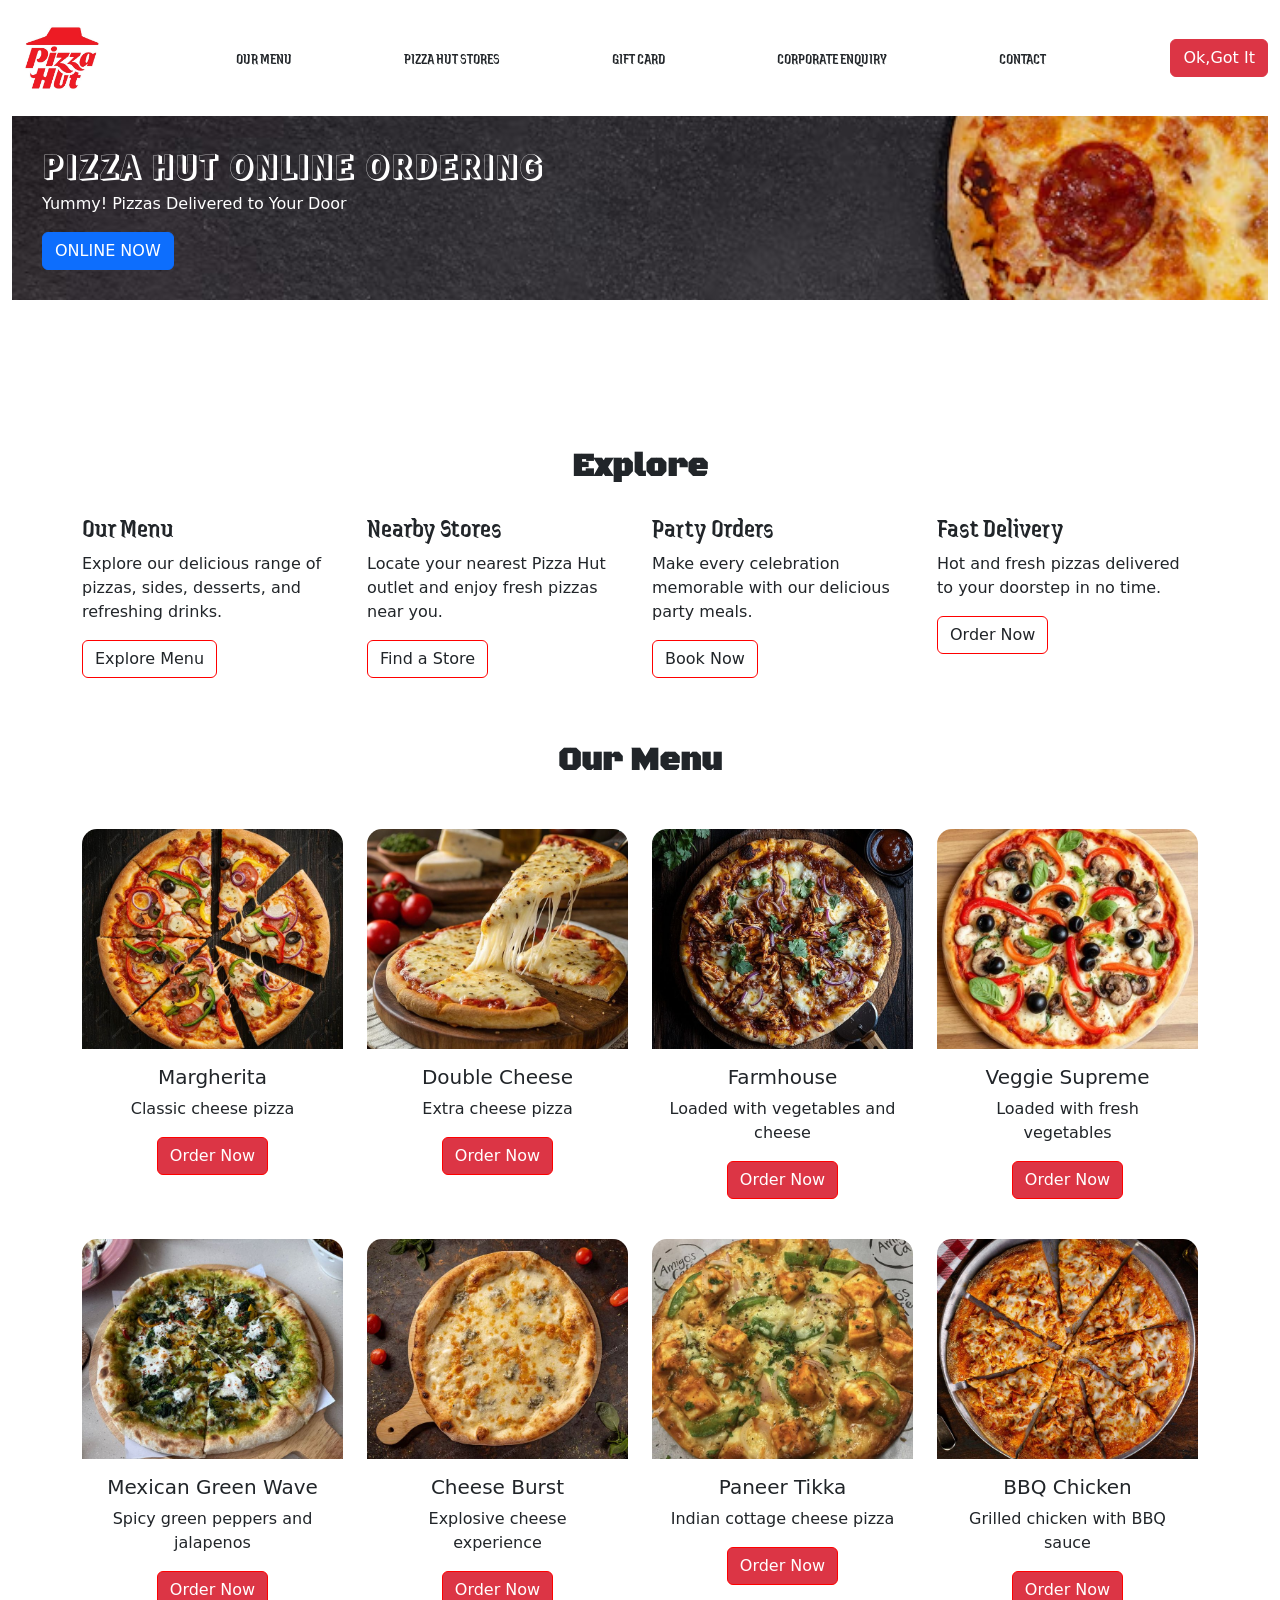
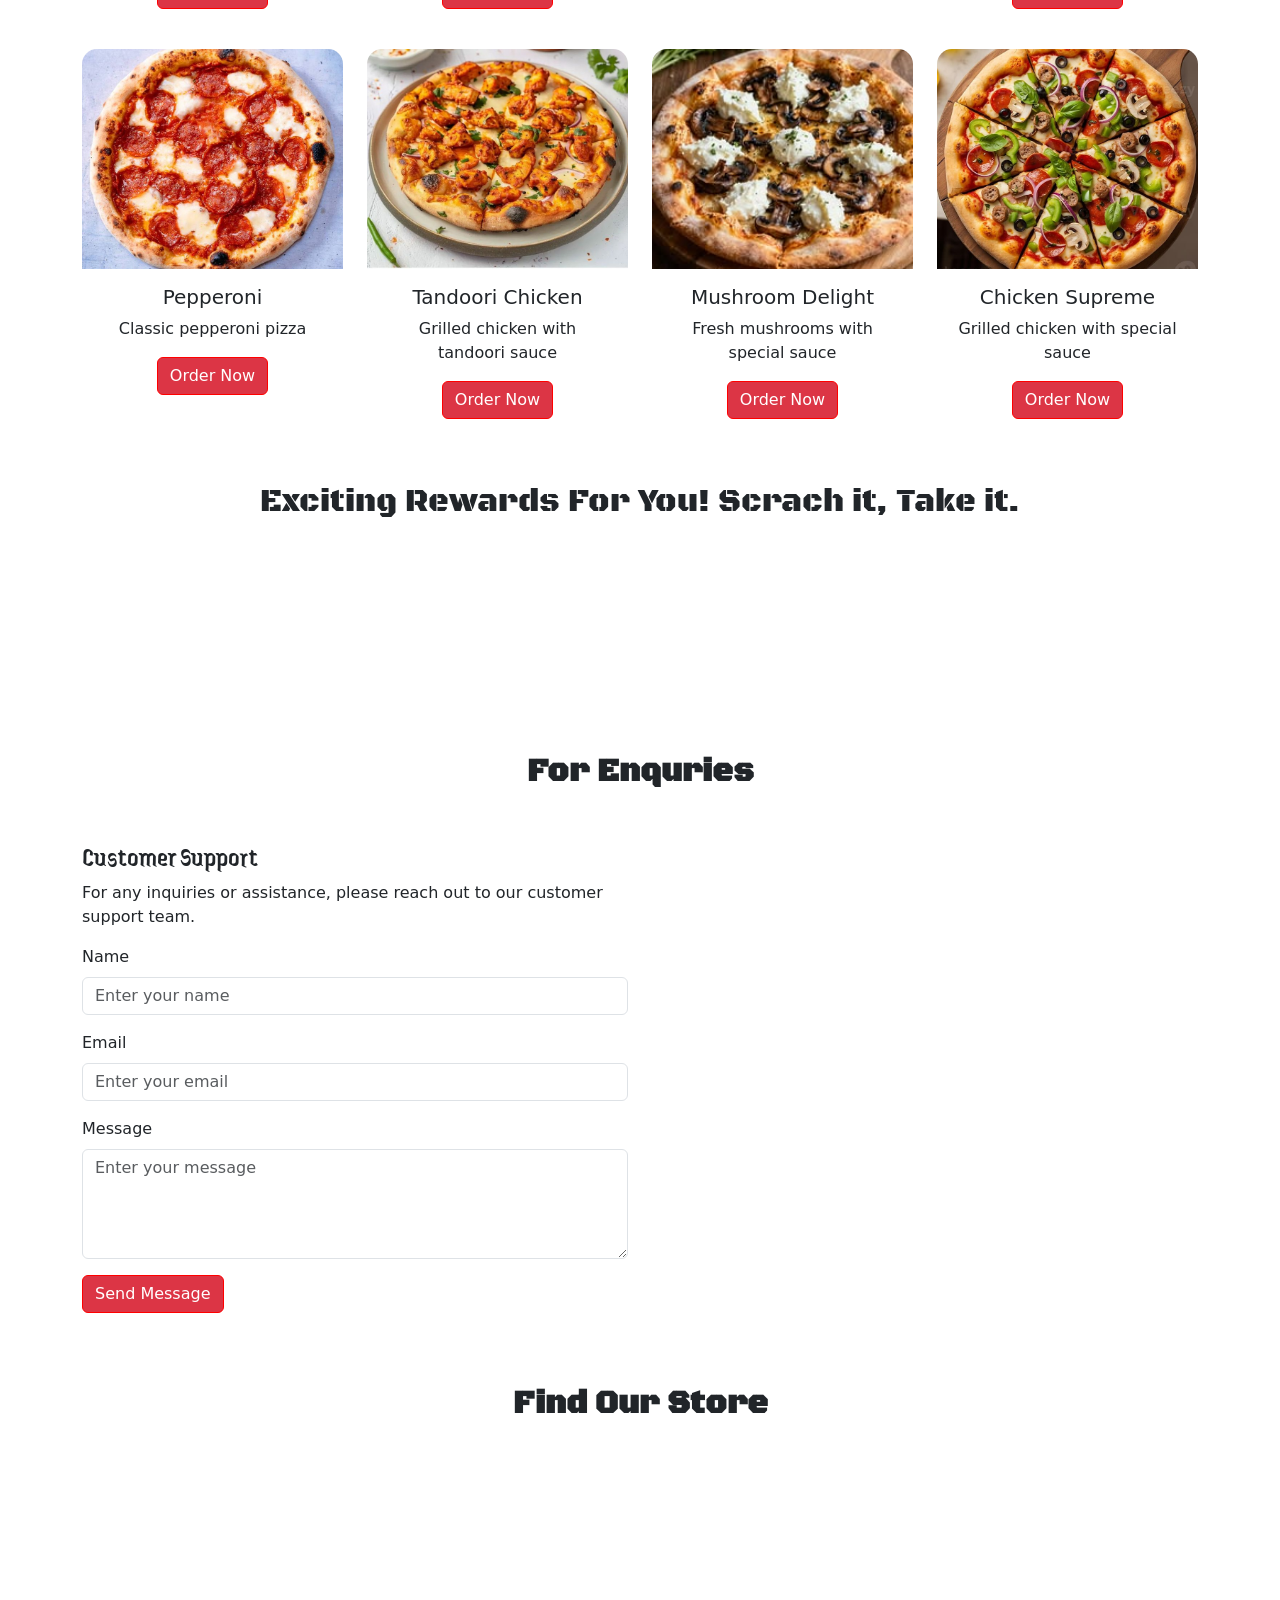
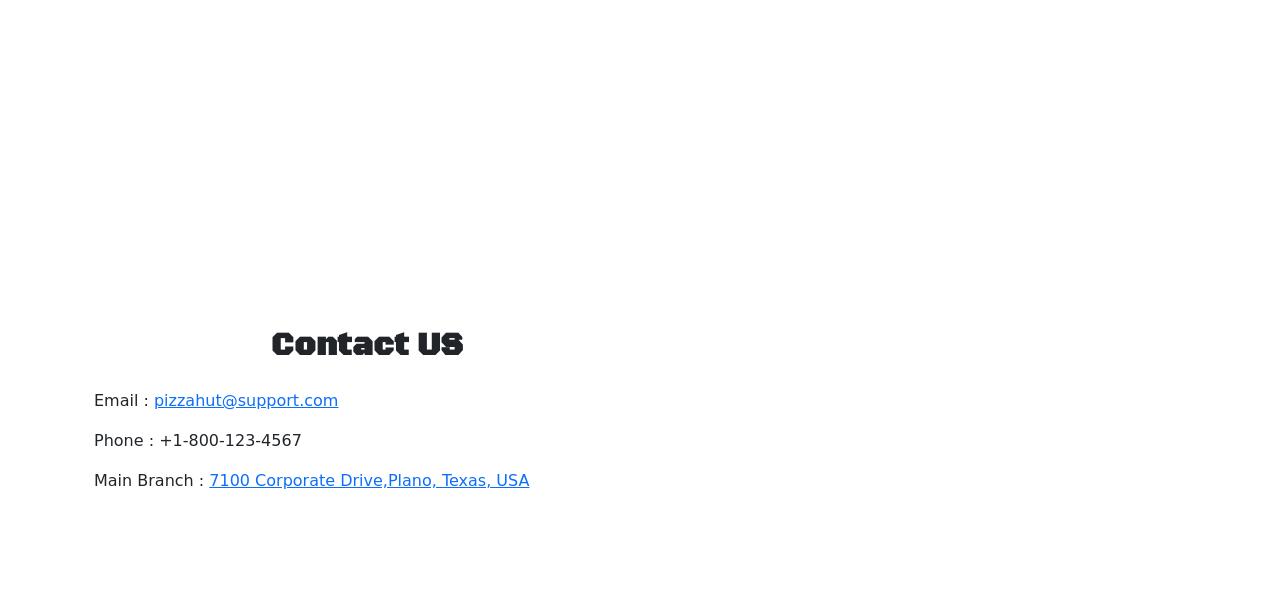
<file: index.html>
<!DOCTYPE html>
<html lang="en">
<head>
    <meta charset="UTF-8">
    <meta name="viewport" content="width=device-width, initial-scale=1.0">
    <title>Pizza Hut</title>
    <link href="https://cdn.jsdelivr.net/npm/bootstrap@5.3.8/dist/css/bootstrap.min.css" rel="stylesheet" integrity="sha384-sRIl4kxILFvY47J16cr9ZwB07vP4J8+LH7qKQnuqkuIAvNWLzeN8tE5YBujZqJLB" crossorigin="anonymous">
    <link rel="preconnect" href="https://fonts.googleapis.com">
    <link rel="preconnect" href="https://fonts.gstatic.com" crossorigin>
    <link href="https://fonts.googleapis.com/css2?family=Asimovian&family=Jaini&family=Bebas+Neue&family=Black+Ops+One&family=Montenegrin+Gothic+One&family=Pacifico&family=Rampart+One&family=Share+Tech&display=swap" rel="stylesheet">
    <link rel="stylesheet" href="menu.css">
</head>

<body>  
    <div class="container-fluid">
        
        <div class="navbar">
            <div class="icon">
                <img src="Assets/logo2.jpg" width="100px" alt="pizza hut logo">
            </div>
            <div class="row">
                <a href="#menu" class="nav-link">
                OUR MENU
                </a> 
            </div>
            <div class="row">
                <a href="#store" class="nav-link">
                PIZZA HUT STORES
                </a>
            </div>
            <div class="row">
                <a href="#gift" class="nav-link">
                GIFT CARD
                </a>
            </div>
            <div class="row">
                <a href="#form" class="nav-link">
                CORPORATE ENQUIRY
                </a>
            </div>
            <div class="row">
                <a href="#contact" class="nav-link">
                CONTACT
            </a>
            </div>
            <div class="btn btn-danger">
                Ok,Got It
            </div>
        </div>

        <div class="hero" > 
            <div class="row">
                <h2>PIZZA HUT ONLINE ORDERING</h2>
                <p>Yummy! Pizzas Delivered to Your Door</p>   
            </div>
            <a href="#menu">
            <div class="btn btn-primary">
                ONLINE NOW
            </div>
            </a>
        </div>

        <div class="image">
            <img src="Assets/bikee.png" class="bike" width="100px">
        </div>
        
        <div class="container py-5">
            <h2 class="fw-bold mb-4 text-center">Explore</h2>

        <div class="row g-4">
            <div class="col-lg-3 col-md-6">
                <h3>Our Menu</h3>
                <p>Explore our delicious range of pizzas, sides, desserts, and refreshing drinks.</p>
                <a href="menu.html">
                <div class="btn btn">
                    Explore Menu 
                </div>
                </a>
        </div>

        <div class="col-lg-3 col-md-6">
            <h3>Nearby Stores</h3>
            <p>Locate your nearest Pizza Hut outlet and enjoy fresh pizzas near you.</p>
            <div class="btn btn" onclick="findNearbyLocation()">
                Find a Store
            </div>
            <p id="locationStatus"></p>
        </div>

        <div class="col-lg-3 col-md-6">
            <h3>Party Orders</h3>
            <p>Make every celebration memorable with our delicious party meals.</p>
            <a href="party.html">
                <div class="btn btn">
                    Book Now
                </div>
            </a>
        </div>

        <div class="col-lg-3 col-md-6">
            <h3>Fast Delivery</h3>
            <p>Hot and fresh pizzas delivered to your doorstep in no time.</p>
            <div class="btn btn" onclick="placeOrder()">
                Order Now
            </div>
        </div>

    <section class="container py-5" id="menu">

            <h2 class="text-center fw-bold mb-5">Our Menu</h2>

        <div class="row g-4">
            <div class="col-lg-3 col-md-6 col-sm-12">
                <div class="card menu-card">
                    <img src="Assets/margherita.jpg" class="card-img-top" alt="margherita pizza">
                <div class="card-body text-center">
                    <h5>Margherita</h5>
                    <p>Classic cheese pizza</p>
                    <button class="btn btn-danger" onclick="placeOrder()">Order Now</button>
                </div>
            </div>
        </div>

        <div class="col-lg-3 col-md-6 col-sm-12">
            <div class="card menu-card">
                <img src="Assets/double cheese.jpg" class="card-img-top" alt="double cheese pizza">
                <div class="card-body text-center">
                    <h5>Double Cheese</h5>
                    <p>Extra cheese pizza</p>
                    <button class="btn btn-danger">Order Now</button>
                </div>
            </div>
        </div>

        <div class="col-lg-3 col-md-6 col-sm-12">
            <div class="card menu-card">
                <img src="Assets/farmhouse.jpg" class="card-img-top" alt="farmhouse pizza">
                <div class="card-body text-center">
                    <h5>Farmhouse</h5>
                    <p>Loaded with vegetables and cheese</p>
                    <button class="btn btn-danger">Order Now</button>
                </div>
            </div>
        </div>

        <div class="col-lg-3 col-md-6 col-sm-12">
            <div class="card menu-card">
                <img src="Assets/veggie supreme.jpg" class="card-img-top" alt="veggies supreme pizza">
                <div class="card-body text-center">
                    <h5>Veggie Supreme</h5>
                    <p>Loaded with fresh vegetables</p>
                    <button class="btn btn-danger">Order Now</button>
                </div>
            </div>
        </div>

        <div class="col-lg-3 col-md-6 col-sm-12">
            <div class="card menu-card">
                <img src="Assets/mexican green wave.jpg" class="card-img-top" alt="mexican green wave pizza">
                <div class="card-body text-center">
                    <h5>Mexican Green Wave</h5>
                    <p>Spicy green peppers and jalapenos</p>
                    <button class="btn btn-danger">Order Now</button>
                </div>
            </div>
        </div>

        <div class="col-lg-3 col-md-6 col-sm-12">
            <div class="card menu-card">
                <img src="Assets/cheese burst.jpg" class="card-img-top" alt="cheese burst pizza">
                <div class="card-body text-center">
                    <h5>Cheese Burst</h5>
                    <p>Explosive cheese experience</p>
                    <button class="btn btn-danger">Order Now</button>
                </div>
            </div>
        </div>

        <div class="col-lg-3 col-md-6 col-sm-12">
            <div class="card menu-card">
                <img src="Assets/paneer tikka.jpg" class="card-img-top" alt="paneer tikka pizza">
                <div class="card-body text-center">
                    <h5>Paneer Tikka</h5>
                    <p>Indian cottage cheese pizza</p>
                    <button class="btn btn-danger">Order Now</button>
                </div>
            </div>
        </div>

        <div class="col-lg-3 col-md-6 col-sm-12">
            <div class="card menu-card">
                <img src="Assets/BBQ Chicken Pizza.jpg" class="card-img-top" alt="BBQ chicken pizza">
                <div class="card-body text-center">
                    <h5>BBQ Chicken</h5>
                    <p>Grilled chicken with BBQ sauce</p>
                    <button class="btn btn-danger">Order Now</button>
                </div>
            </div>
        </div>

        <div class="col-lg-3 col-md-6 col-sm-12">
            <div class="card menu-card">
                <img src="Assets/Pepperoni Pizza.jpg" class="card-img-top" alt="pepperoni pizza">
                <div class="card-body text-center">
                    <h5>Pepperoni</h5>
                    <p>Classic pepperoni pizza</p>
                    <button class="btn btn-danger">Order Now</button>
                </div>
            </div>
        </div>

        <div class="col-lg-3 col-md-6 col-sm-12">
            <div class="card menu-card">
                <img src="Assets/Tandoori Chicken Pizza.jpg" class="card-img-top" alt="tandoori chicken pizza">
                <div class="card-body text-center">
                    <h5>Tandoori Chicken</h5>
                    <p>Grilled chicken with tandoori sauce</p>
                    <button class="btn btn-danger">Order Now</button>
                </div>
            </div>
        </div>

        <div class="col-lg-3 col-md-6 col-sm-12">
            <div class="card menu-card">
                <img src="Assets/mushroom delight.jpg" class="card-img-top" alt="mushroom delight pizza">
                <div class="card-body text-center">
                    <h5>Mushroom Delight</h5>
                    <p>Fresh mushrooms with special sauce</p>
                    <button class="btn btn-danger">Order Now</button>
                </div>
            </div>
        </div>

        <div class="col-lg-3 col-md-6 col-sm-12">
            <div class="card menu-card">
                <img src="Assets/chicken supreme.jpg" class="card-img-top" alt="chicken supreme pizza">
                <div class="card-body text-center">
                    <h5>Chicken Supreme</h5>
                    <p>Grilled chicken with special sauce</p>
                    <button class="btn btn-danger">Order Now</button>
                </div>
            </div>
        </div>

        <div class="container py-5">
            <div id="gift">
                <h2 class="text-center">Exciting Rewards For You! Scrach it, Take it.</h2>
            <div class="pizza-game">
            </div>
    </section>

<main class="container py-5">
    <h2 class="text-center fw-bold mb-5">For Enquries</h2>
    <div class="row g-4" id="form">
        <div class="col-lg-6 col-md-12">
            <h3>Customer Support</h3>
            <p>For any inquiries or assistance, please reach out to our customer support team.</p>
        <form id="enquiryForm">
            <div class="mb-3">
                <label for="name" class="form-label">Name</label>
                <input type="text" class="form-control" id="name" placeholder="Enter your name">
            </div>
            <div class="mb-3">
                <label for="email" class="form-label">Email</label>
                <input type="email" class="form-control" id="email" placeholder="Enter your email">
            </div>
            <div class="mb-3">
                <label for="message" class="form-label">Message</label>
                <textarea class="form-control" id="message" rows="4" placeholder="Enter your message"></textarea>
            </div>
            <div class="btn btn-danger">
                Send Message
            </div>

            <div id="thankYouMsg" style="display:none;">
                <h3>Thank You!</h3>
                <p>Your message has been submitted successfully.</p>
            </div>
            
        </form>
    </div>

</main>

    <h2 class="text-center fw-bold mb-4" id="store">
        Find Our Store
    </h2>

    <div class="map-container">
        <iframe
            src="https://www.google.com/maps?q=Pizza+Hut&output=embed"
            width="100%"
            height="400"
            style="border:0;"
            allowfullscreen=""
            loading="lazy">
        </iframe>
    </div>
    </div>


<footer class="container py-5">
    <div class="col-lg-6 col-md-12" id="contact">
        <h2 class="text-center fw-bold mb-4">Contact US</h2>
            <p>Email : <a href="mailto:pizzahut@support.com">pizzahut@support.com</a></p>
            <p>Phone : +1-800-123-4567</p>
            <p>Main Branch : <a href="https://www.pizzahut.com/locations" target="_blank">7100 Corporate Drive,Plano, Texas, USA</a></p>
        
    </div> 
</footer>
        

</div>

<script src="Script.js"></script>
<script src="https://cdn.jsdelivr.net/npm/bootstrap@5.3.8/dist/js/bootstrap.bundle.min.js" integrity="sha384-FKyoEForCGlyvwx9Hj09JcYn3nv7wiPVlz7YYwJrWVcXK/BmnVDxM+D2scQbITxI" crossorigin="anonymous"></script>

</body>


</html>
</file>
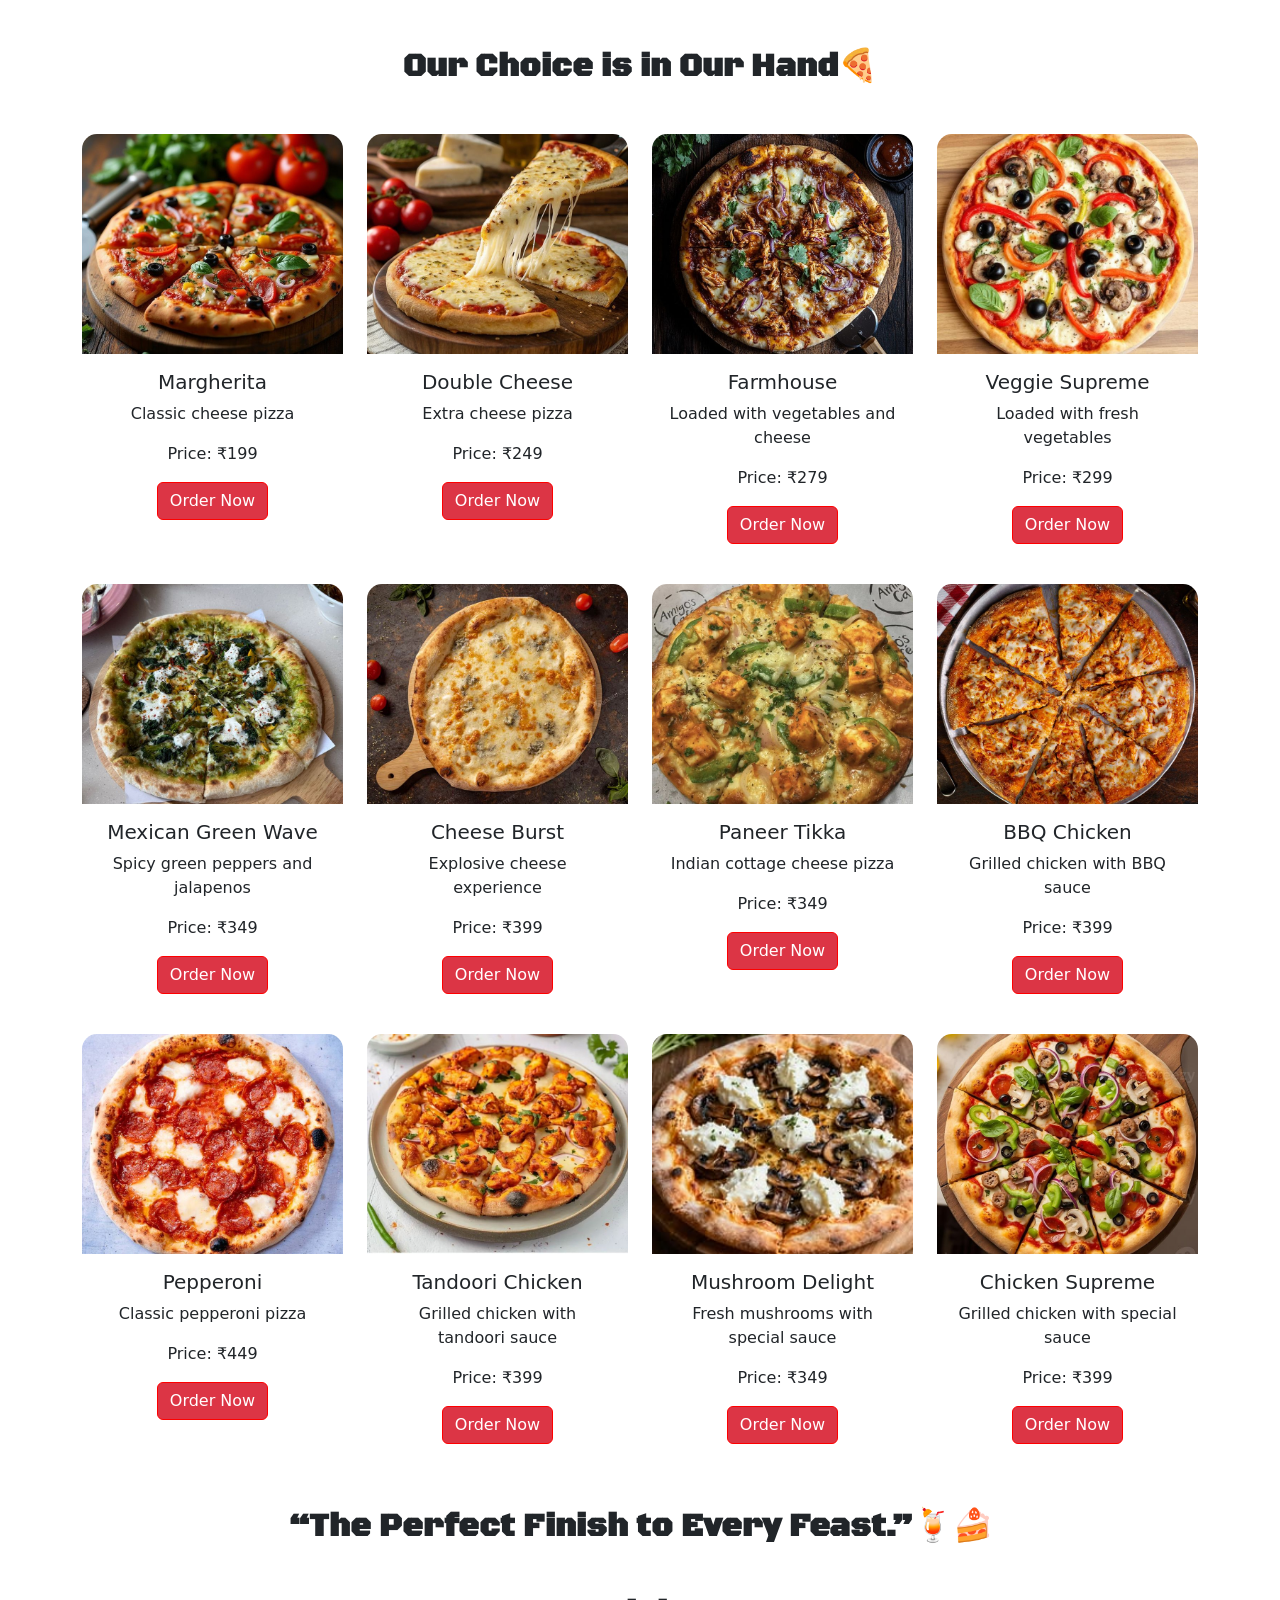
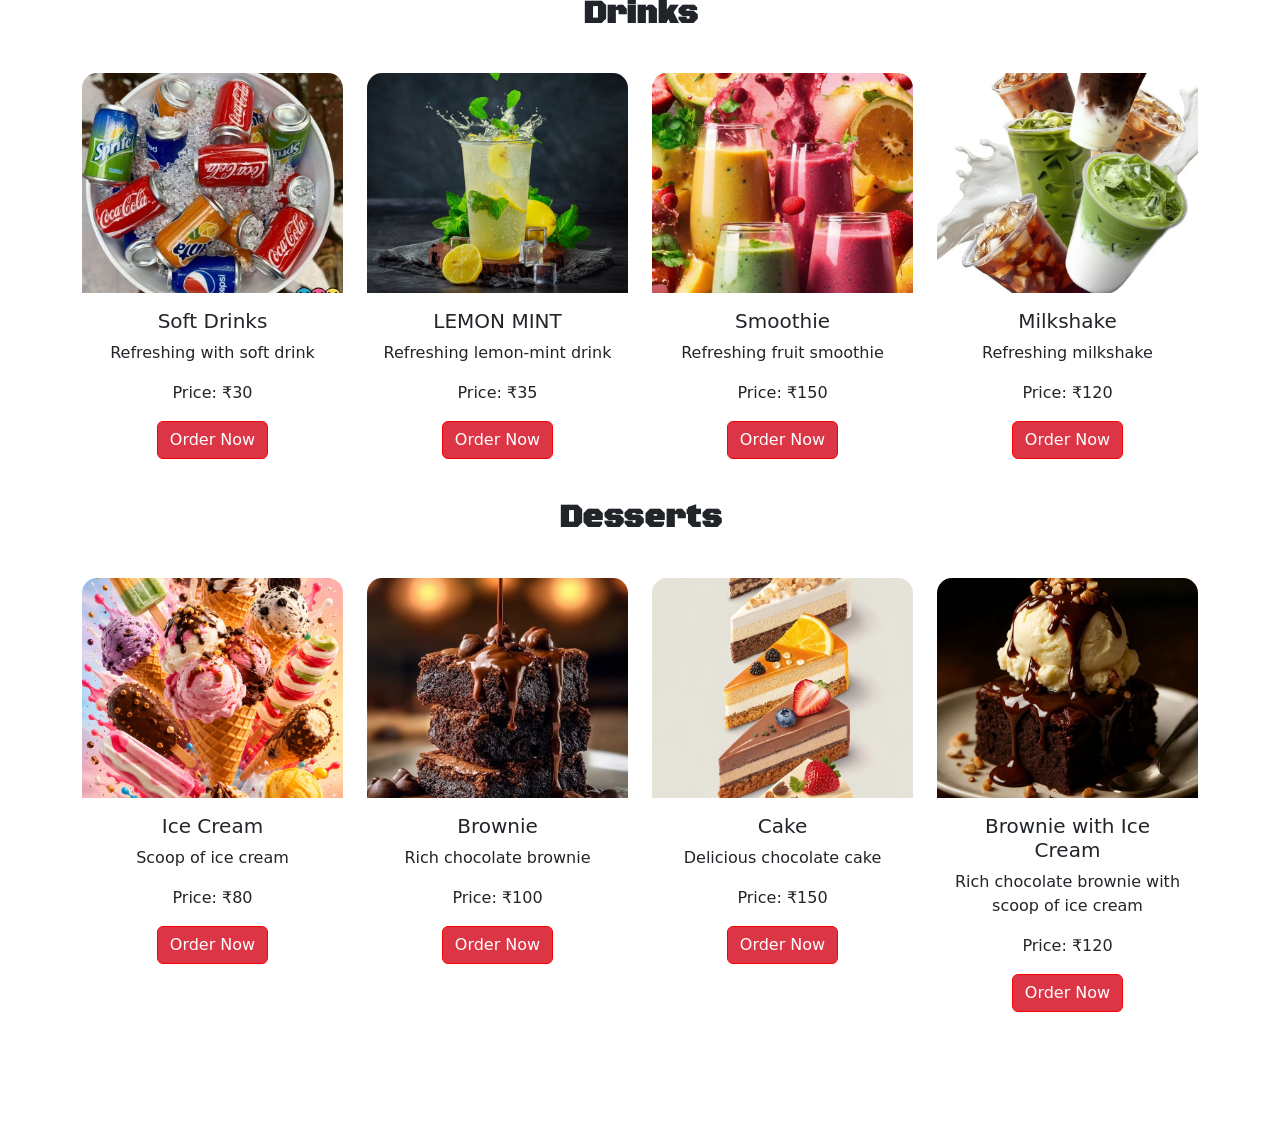
<file: menu.html>
<!DOCTYPE html>
<html lang="en">
<head>
    <meta charset="UTF-8">
    <meta name="viewport" content="width=device-width, initial-scale=1.0">
    <title>Budget Bucket</title>
     <link href="https://cdn.jsdelivr.net/npm/bootstrap@5.3.8/dist/css/bootstrap.min.css" rel="stylesheet" integrity="sha384-sRIl4kxILFvY47J16cr9ZwB07vP4J8+LH7qKQnuqkuIAvNWLzeN8tE5YBujZqJLB" crossorigin="anonymous">
    <link rel="preconnect" href="https://fonts.googleapis.com">
<link rel="preconnect" href="https://fonts.gstatic.com" crossorigin>
<link href="https://fonts.googleapis.com/css2?family=Asimovian&family=Jaini&family=Bebas+Neue&family=Black+Ops+One&family=Montenegrin+Gothic+One&family=Pacifico&family=Rampart+One&family=Share+Tech&display=swap" rel="stylesheet">
</head>
<body>

    <style>

    .image{
    position: relative;
    width: 100%;
    height: 100px;
    overflow: hidden;
}

    @keyframes slide{
    from{
        transform: translateX(0);
    }
    to{
        transform: translateX(2000px);
    }
}

.container h2{
    font-family:"Black Ops One", system-ui;
}

.container h3{
    font-family:jaini, sans-serif;
    padding-top: 0%;
}

.container .btn{
    border: 1px solid red;

}

.menu-card{
    border: none;
    transition: .3s;
    overflow: hidden;
    border-radius:15px;
}

.menu-card img{
    height:220px;
    object-fit:cover;
    transition:.3s;
}

.menu-card:hover{
    transform:translateY(-8px);
    box-shadow:0 10px 25px rgba(0,0,0,.2);
}

.menu-card:hover img{
    transform:scale(1.08);
}
    </style>

    <section class="container py-5" id="menu">

    <h2 class="text-center fw-bold mb-5">Our Choice is in Our Hand🍕</h2>

    <div class="row g-4">

        <div class="col-lg-3 col-md-6 col-sm-12">
            <div class="card menu-card">
                <img src="Assets/mar (1).jpg" class="card-img-top" alt="">
                <div class="card-body text-center">
                    <h5>Margherita</h5>
                    <p>Classic cheese pizza</p>
                    <p>Price: ₹199</p>
                    <button class="btn btn-danger">Order Now</button>
                </div>
            </div>
        </div>

        <div class="col-lg-3 col-md-6 col-sm-12">
            <div class="card menu-card">
                <img src="Assets/double cheese.jpg" class="card-img-top" alt="">
                <div class="card-body text-center">
                    <h5>Double Cheese</h5>
                    <p>Extra cheese pizza</p>
                    <p>Price: ₹249</p>
                    <button class="btn btn-danger">Order Now</button>
                </div>
            </div>
        </div>

        <div class="col-lg-3 col-md-6 col-sm-12">
            <div class="card menu-card">
                <img src="Assets/farmhouse.jpg" class="card-img-top" alt="">
                <div class="card-body text-center">
                    <h5>Farmhouse</h5>
                    <p>Loaded with vegetables and cheese</p>
                    <p>Price: ₹279</p>
                    <button class="btn btn-danger">Order Now</button>
                </div>
            </div>
        </div>

        <div class="col-lg-3 col-md-6 col-sm-12">
            <div class="card menu-card">
                <img src="Assets/veggie supreme.jpg" class="card-img-top" alt="">
                <div class="card-body text-center">
                    <h5>Veggie Supreme</h5>
                    <p>Loaded with fresh vegetables</p>
                    <p>Price: ₹299</p>
                    <button class="btn btn-danger">Order Now</button>
                </div>
            </div>
        </div>

        <div class="col-lg-3 col-md-6 col-sm-12">
            <div class="card menu-card">
                <img src="Assets/mexican green wave.jpg" class="card-img-top" alt="">
                <div class="card-body text-center">
                    <h5>Mexican Green Wave</h5>
                    <p>Spicy green peppers and jalapenos</p>
                    <p>Price: ₹349</p>
                    <button class="btn btn-danger">Order Now</button>
                </div>
            </div>
        </div>

        <div class="col-lg-3 col-md-6 col-sm-12">
            <div class="card menu-card">
                <img src="Assets/cheese burst.jpg" class="card-img-top" alt="">
                <div class="card-body text-center">
                    <h5>Cheese Burst</h5>
                    <p>Explosive cheese experience</p>
                    <p>Price: ₹399</p>
                    <button class="btn btn-danger">Order Now</button>
                </div>
            </div>
        </div>

        <div class="col-lg-3 col-md-6 col-sm-12">
            <div class="card menu-card">
                <img src="Assets/paneer tikka.jpg" class="card-img-top" alt="">
                <div class="card-body text-center">
                    <h5>Paneer Tikka</h5>
                    <p>Indian cottage cheese pizza</p>
                    <p>Price: ₹349</p>
                    <button class="btn btn-danger">Order Now</button>
                </div>
            </div>
        </div>

        <div class="col-lg-3 col-md-6 col-sm-12">
            <div class="card menu-card">
                <img src="Assets/BBQ Chicken Pizza.jpg" class="card-img-top" alt="">
                <div class="card-body text-center">
                    <h5>BBQ Chicken</h5>
                    <p>Grilled chicken with BBQ sauce</p>
                    <p>Price: ₹399</p>
                    <button class="btn btn-danger">Order Now</button>
                </div>
            </div>
        </div>

        <div class="col-lg-3 col-md-6 col-sm-12">
            <div class="card menu-card">
                <img src="Assets/Pepperoni Pizza.jpg" class="card-img-top" alt="">
                <div class="card-body text-center">
                    <h5>Pepperoni</h5>
                    <p>Classic pepperoni pizza</p>
                    <p>Price: ₹449</p>
                    <button class="btn btn-danger">Order Now</button>
                </div>
            </div>
        </div>

        <div class="col-lg-3 col-md-6 col-sm-12">
            <div class="card menu-card">
                <img src="Assets/Tandoori Chicken Pizza.jpg" class="card-img-top" alt="">
                <div class="card-body text-center">
                    <h5>Tandoori Chicken</h5>
                    <p>Grilled chicken with tandoori sauce</p>
                    <p>Price: ₹399</p>
                    <button class="btn btn-danger">Order Now</button>
                </div>
            </div>
        </div>

        <div class="col-lg-3 col-md-6 col-sm-12">
            <div class="card menu-card">
                <img src="Assets/mushroom delight.jpg" class="card-img-top" alt="">
                <div class="card-body text-center">
                    <h5>Mushroom Delight</h5>
                    <p>Fresh mushrooms with special sauce</p>
                    <p>Price: ₹349</p>
                    <button class="btn btn-danger">Order Now</button>
                </div>
            </div>
        </div>

        <div class="col-lg-3 col-md-6 col-sm-12">
            <div class="card menu-card">
                <img src="Assets/chicken supreme.jpg" class="card-img-top" alt="">
                <div class="card-body text-center">
                    <h5>Chicken Supreme</h5>
                    <p>Grilled chicken with special sauce</p>
                    <p>Price: ₹399</p>
                    <button class="btn btn-danger">Order Now</button>
                </div>
            </div>
        </div>

    <section class="container py-5" id="menu">

    <h2 class="text-center fw-bold mb-5">“The Perfect Finish to Every Feast.”🍹🍰</h2>

    <div class="row g-4">
    <h2 class="text-center fw-bold mb-3">Drinks</h2>
        <div class="col-lg-3 col-md-6 col-sm-12">
            <div class="card menu-card">
                <img src="Assets/drinks soft.jpg" class="card-img-top" alt="">
                <div class="card-body text-center">
                    <h5>Soft Drinks</h5>
                    <p>Refreshing with soft drink</p>
                    <p>Price: ₹30</p>
                    <button class="btn btn-danger">Order Now</button>
                </div>
            </div>
        </div>

        <div class="col-lg-3 col-md-6 col-sm-12">
            <div class="card menu-card">
                <img src="Assets/LEMON MINT.jpg" class="card-img-top" alt="">
                <div class="card-body text-center">
                    <h5>LEMON MINT</h5>
                    <p>Refreshing lemon-mint drink</p>
                    <p>Price: ₹35</p>
                    <button class="btn btn-danger">Order Now</button>
                </div>
            </div>
        </div>

        <div class="col-lg-3 col-md-6 col-sm-12">
            <div class="card menu-card">
                <img src="Assets/smoothie (2).jpg" class="card-img-top" alt="">
                <div class="card-body text-center">
                    <h5>Smoothie</h5>
                    <p>Refreshing fruit smoothie</p>
                    <p>Price: ₹150</p>
                    <button class="btn btn-danger">Order Now</button>
                </div>
            </div>
        </div>

        <div class="col-lg-3 col-md-6 col-sm-12">
            <div class="card menu-card">
                <img src="Assets/milkshake.jpg" class="card-img-top" alt="">
                <div class="card-body text-center">
                    <h5>Milkshake</h5>
                    <p>Refreshing milkshake</p>
                    <p>Price: ₹120</p>
                    <button class="btn btn-danger">Order Now</button>
                </div>
            </div>
        </div>

        <h2 class="text-center fw-bold mb-3">Desserts</h2>
        <div class="col-lg-3 col-md-6 col-sm-12">
            <div class="card menu-card">
                <img src="Assets/desserts (1).jpg" class="card-img-top" alt="">
                <div class="card-body text-center">
                    <h5>Ice Cream</h5>
                    <p>Scoop of ice cream</p>
                    <p>Price: ₹80</p>
                    <button class="btn btn-danger">Order Now</button>
                </div>
            </div>
        </div>

        <div class="col-lg-3 col-md-6 col-sm-12">
            <div class="card menu-card">
                <img src="Assets/desserts (2).jpg" class="card-img-top" alt="">
                <div class="card-body text-center">
                    <h5>Brownie</h5>
                    <p>Rich chocolate brownie</p>
                    <p>Price: ₹100</p>
                    <button class="btn btn-danger">Order Now</button>
                </div>
            </div>
        </div>

        <div class="col-lg-3 col-md-6 col-sm-12">
            <div class="card menu-card">
                <img src="Assets/desserts (3).jpg" class="card-img-top" alt="">
                <div class="card-body text-center">
                    <h5>Cake</h5>
                    <p>Delicious chocolate cake</p>
                    <p>Price: ₹150</p>
                    <button class="btn btn-danger">Order Now</button>
                </div>
            </div>
        </div>

        <div class="col-lg-3 col-md-6 col-sm-12">
            <div class="card menu-card">
                <img src="Assets/desserts (4).jpg" class="card-img-top" alt="">
                <div class="card-body text-center">
                    <h5>Brownie with Ice Cream</h5>
                    <p>Rich chocolate brownie with scoop of ice cream</p>
                    <p>Price: ₹120</p>
                    <button class="btn btn-danger">Order Now</button>
                </div>
            </div>
        </div>
</body>
</html>
</file>
<file: menu.css>
*{
    margin: 0;
    padding: 0;
    box-sizing: border-box;
}

.navbar .row{
    font-family:jaini, sans-serif;
    cursor:pointer;
}

.hero{
    background-image: url(Assets/dec.avif);
    color:white;
    background-size: cover;
    padding:30px 30px 30px;
    background-position: center;
}

.hero h2{
    font-family: 'Rampart One', cursive;
}

.image{
    position: relative;
    width: 100%;
    height: 100px;
    overflow: hidden;
}

.bike{
    position: absolute;
    left: -200px;
    z-index: 2; 
    animation: slide 5s linear infinite;
}

@keyframes slide{
    from{
        transform: translateX(0);
    }
    to{
        transform: translateX(2000px);
    }
}

.container h2{
    font-family:"Black Ops One", system-ui;
}

.container h3{
    font-family:jaini, sans-serif;
    padding-top: 0%;
}

.container .btn{
    border: 1px solid red;

}

.menu-card{
    border: none;
    transition: .3s;
    overflow: hidden;
    border-radius:15px;
}

.menu-card img{
    height:220px;
    object-fit:cover;
    transition:.3s;
}

.menu-card:hover{
    transform:translateY(-8px);
    box-shadow:0 10px 25px rgba(0,0,0,.2);
}

.menu-card:hover img{
    transform:scale(1.08);
}

.pizza-game {
    text-align: center;
    padding: 40px 20px;
}

.combo-section {
    margin-top: 30px;
}

.combo-card {
    height: 100%;
    background: white;
    border-radius: 18px;
    overflow: hidden;
    box-shadow: 0 5px 20px rgba(0,0,0,0.12);
    transition: 0.3s ease;
}

.combo-card:hover {
    transform: translateY(-8px);
    box-shadow: 0 12px 30px rgba(0,0,0,0.2);
}

.combo-card img {
    width: 100%;
    height: 210px;
    object-fit: cover;
    transition: 0.4s ease;
}

.combo-card:hover img {
    transform: scale(1.06);
}

.combo-content {
    padding: 18px;
}

.combo-tag {
    display: inline-block;
    background: #ffe5e5;
    color: #d62828;
    padding: 5px 12px;
    border-radius: 20px;
    font-size: 13px;
    font-weight: bold;
}

.combo-content h3 {
    font-size: 21px;
    margin: 12px 0 8px;
}

.combo-content p {
    color: #666;
    min-height: 48px;
}

.combo-bottom {
    display: flex;
    justify-content: space-between;
    align-items: center;
    margin-top: 15px;
}

.combo-bottom strong {
    font-size: 22px;
    color: #d62828;
}
</file>
